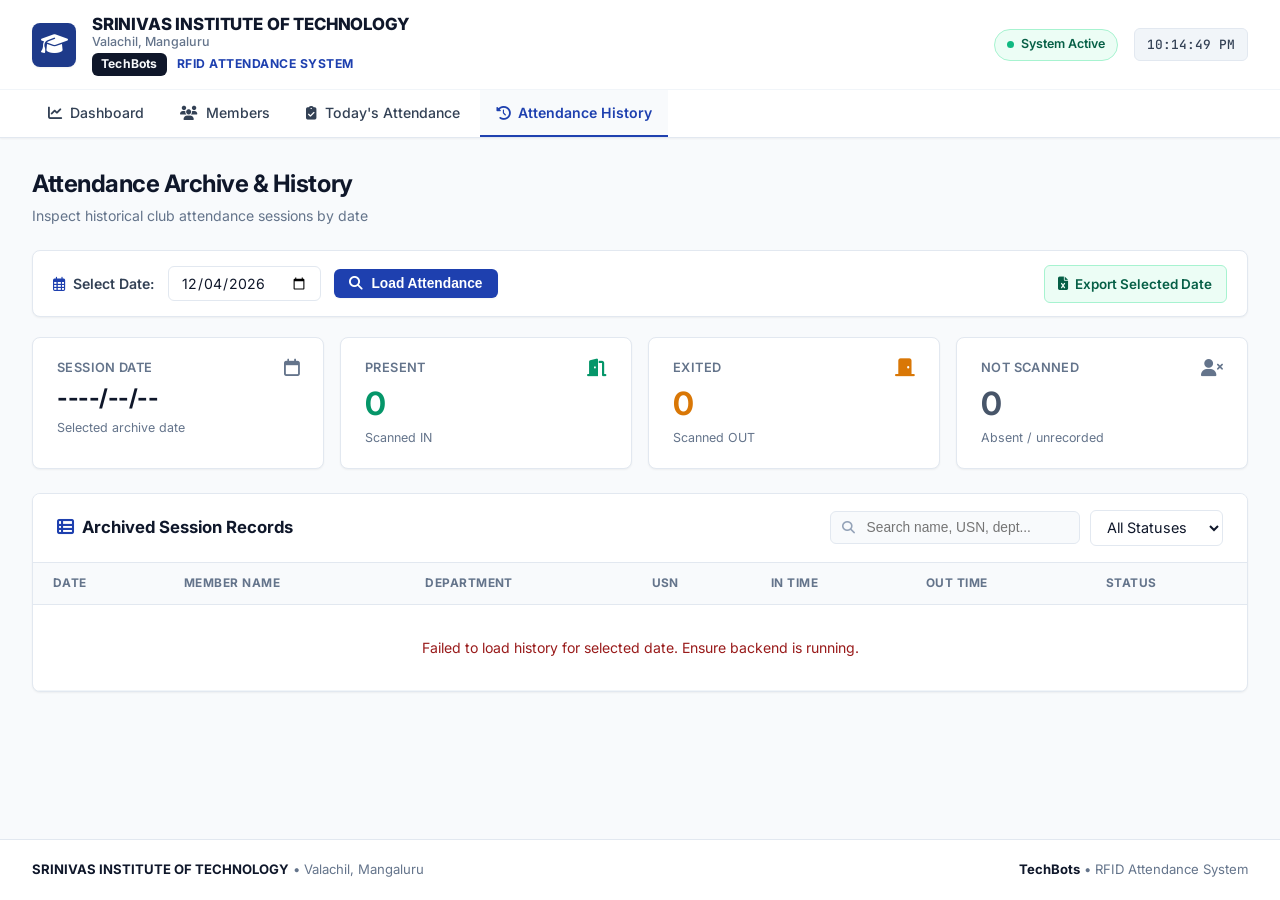
<file: frontend/history.html>
<!DOCTYPE html>
<html lang="en">
<head>
  <meta charset="UTF-8">
  <meta name="viewport" content="width=device-width, initial-scale=1.0">
  <title>SRINIVAS INSTITUTE OF TECHNOLOGY | TechBots - Attendance History</title>
  <link rel="stylesheet" href="css/style.css">
  <link rel="stylesheet" href="https://cdnjs.cloudflare.com/ajax/libs/font-awesome/6.5.1/css/all.min.css">
</head>
<body>

  <!-- Institutional Header & Branding Bar -->
  <header class="header-wrapper">
    <div class="top-branding-bar">
      <a href="index.html" class="institution-group">
        <div class="institution-logo-shield">
          <i class="fa-solid fa-graduation-cap"></i>
        </div>
        <div class="institution-text-block">
          <span class="college-name">SRINIVAS INSTITUTE OF TECHNOLOGY</span>
          <span class="college-location">Valachil, Mangaluru</span>
          <div class="club-branding-badge-container">
            <span class="club-tag">TechBots</span>
            <span class="system-title-tag">RFID ATTENDANCE SYSTEM</span>
          </div>
        </div>
      </a>

      <div class="header-status-info">
        <div class="status-indicator-pill">
          <span class="status-dot"></span>
          <span>System Active</span>
        </div>
        <div class="live-clock-pill" id="live-clock">--:--:--</div>
        <button class="mobile-nav-toggle" id="mobile-nav-toggle" aria-label="Toggle navigation menu" aria-expanded="false">
          <i class="fa-solid fa-bars"></i>
        </button>
      </div>
    </div>

    <!-- Main Navigation Bar -->
    <nav class="nav-bar">
      <ul class="nav-menu">
        <li>
          <a href="index.html" class="nav-menu-item">
            <i class="fa-solid fa-chart-line"></i> Dashboard
          </a>
        </li>
        <li>
          <a href="members.html" class="nav-menu-item">
            <i class="fa-solid fa-users"></i> Members
          </a>
        </li>
        <li>
          <a href="attendance.html" class="nav-menu-item">
            <i class="fa-solid fa-clipboard-check"></i> Today's Attendance
          </a>
        </li>
        <li>
          <a href="history.html" class="nav-menu-item active">
            <i class="fa-solid fa-clock-rotate-left"></i> Attendance History
          </a>
        </li>
      </ul>
    </nav>
  </header>

  <!-- Main Container -->
  <main class="container">
    <div class="page-header-row">
      <div>
        <h1 class="page-main-heading">Attendance Archive & History</h1>
        <p class="page-sub-heading">Inspect historical club attendance sessions by date</p>
      </div>
    </div>

    <!-- Date Filter Strip -->
    <div class="history-filter-strip">
      <label for="history-date-picker" style="font-weight: 600; font-size: 0.88rem; color: var(--text-secondary); display: flex; align-items: center; gap: 0.5rem;">
        <i class="fa-regular fa-calendar-days" style="color: var(--primary);"></i> Select Date:
      </label>
      <input type="date" id="history-date-picker" class="date-selector-field">
      <button class="btn-primary-scan" id="btn-fetch-history" style="padding: 0.45rem 0.95rem; font-size: 0.86rem;">
        <i class="fa-solid fa-magnifying-glass"></i> Load Attendance
      </button>

      <div style="margin-left: auto;">
        <a href="#" class="btn-secondary btn-export-excel" id="btn-export-history" download>
          <i class="fa-solid fa-file-excel"></i> Export Selected Date
        </a>
      </div>
    </div>

    <!-- KPI Summary Grid for Selected Date -->
    <section class="kpi-grid">
      <div class="kpi-card">
        <div class="kpi-header">
          <span class="kpi-title">Session Date</span>
          <i class="fa-regular fa-calendar kpi-icon"></i>
        </div>
        <div class="kpi-value" id="history-date-display" style="font-size: 1.45rem;">----/--/--</div>
        <div class="kpi-caption">Selected archive date</div>
      </div>

      <div class="kpi-card present">
        <div class="kpi-header">
          <span class="kpi-title">Present</span>
          <i class="fa-solid fa-door-open kpi-icon" style="color: #059669;"></i>
        </div>
        <div class="kpi-value" id="hist-stat-present">0</div>
        <div class="kpi-caption">Scanned IN</div>
      </div>

      <div class="kpi-card exited">
        <div class="kpi-header">
          <span class="kpi-title">Exited</span>
          <i class="fa-solid fa-door-closed kpi-icon" style="color: #d97706;"></i>
        </div>
        <div class="kpi-value" id="hist-stat-exited">0</div>
        <div class="kpi-caption">Scanned OUT</div>
      </div>

      <div class="kpi-card not-scanned">
        <div class="kpi-header">
          <span class="kpi-title">Not Scanned</span>
          <i class="fa-solid fa-user-xmark kpi-icon"></i>
        </div>
        <div class="kpi-value" id="hist-stat-not-scanned">0</div>
        <div class="kpi-caption">Absent / unrecorded</div>
      </div>
    </section>

    <!-- Table Panel -->
    <section class="table-panel">
      <div class="table-toolbar-row">
        <div class="table-toolbar-title">
          <i class="fa-solid fa-table-list" style="color: var(--primary);"></i>
          Archived Session Records
        </div>
        <div class="table-controls">
          <div class="search-input-wrapper">
            <i class="fa-solid fa-magnifying-glass"></i>
            <input type="text" id="hist-table-search" placeholder="Search name, USN, dept...">
          </div>
          <select id="hist-status-filter" class="select-input" style="width: auto; padding: 0.45rem 0.75rem;">
            <option value="ALL">All Statuses</option>
            <option value="PRESENT">Present</option>
            <option value="EXITED">Exited</option>
            <option value="NOT SCANNED">Not Scanned</option>
          </select>
        </div>
      </div>

      <div class="responsive-table-holder">
        <table class="roster-table">
          <thead>
            <tr>
              <th>Date</th>
              <th>Member Name</th>
              <th>Department</th>
              <th>USN</th>
              <th>In Time</th>
              <th>Out Time</th>
              <th>Status</th>
            </tr>
          </thead>
          <tbody id="history-table-body">
            <tr>
              <td colspan="7" style="text-align: center; color: var(--text-dim); padding: 2rem;">
                Select a date above and click "Load Attendance".
              </td>
            </tr>
          </tbody>
        </table>
      </div>
    </section>
  </main>

  <!-- Institutional Footer -->
  <footer class="institutional-footer">
    <div>
      <strong>SRINIVAS INSTITUTE OF TECHNOLOGY</strong> &bull; Valachil, Mangaluru
    </div>
    <div>
      <strong>TechBots</strong> &bull; RFID Attendance System
    </div>
  </footer>

  <script src="js/navigation.js"></script>
  <script src="js/history.js"></script>
</body>
</html>
</file>
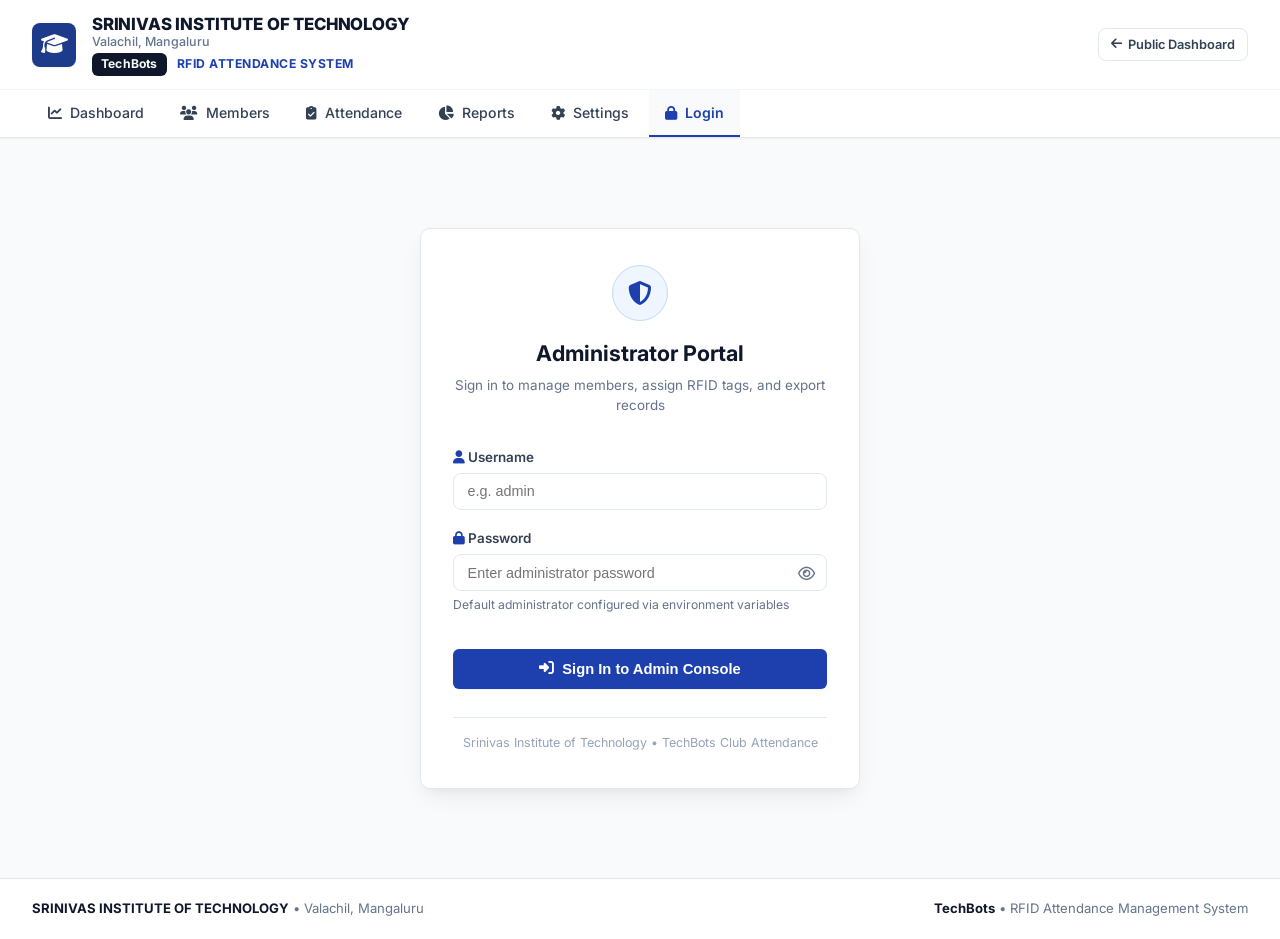
<file: frontend/login.html>
<!DOCTYPE html>
<html lang="en">
<head>
  <meta charset="UTF-8">
  <meta name="viewport" content="width=device-width, initial-scale=1.0">
  <title>Admin Login | TechBots-SIT RFID Attendance System</title>
  <link rel="stylesheet" href="css/style.css">
  <link rel="stylesheet" href="https://cdnjs.cloudflare.com/ajax/libs/font-awesome/6.5.1/css/all.min.css">
  <style>
    .login-container {
      min-height: calc(100vh - 160px);
      display: flex;
      align-items: center;
      justify-content: center;
      padding: 1.5rem;
    }
    .login-card {
      background: white;
      border-radius: var(--radius-lg);
      border: 1px solid var(--border);
      box-shadow: 0 10px 25px -5px rgba(0, 0, 0, 0.08), 0 8px 10px -6px rgba(0, 0, 0, 0.03);
      max-width: 440px;
      width: 100%;
      padding: 2.25rem 2rem;
    }
    .login-header {
      text-align: center;
      margin-bottom: 2rem;
    }
    .login-logo {
      width: 56px;
      height: 56px;
      background: #eff6ff;
      color: var(--primary);
      border-radius: 50%;
      display: inline-flex;
      align-items: center;
      justify-content: center;
      font-size: 1.5rem;
      margin-bottom: 1rem;
      border: 1px solid var(--primary-border);
    }
    .login-title {
      font-size: 1.35rem;
      font-weight: 700;
      color: var(--text-main);
      margin-bottom: 0.35rem;
    }
    .login-subtitle {
      font-size: 0.84rem;
      color: var(--text-muted);
    }
    .alert-banner {
      padding: 0.75rem 1rem;
      border-radius: var(--radius-md);
      font-size: 0.84rem;
      margin-bottom: 1.25rem;
      display: none;
      align-items: center;
      gap: 0.6rem;
    }
    .alert-banner.error {
      background: #fef2f2;
      color: #991b1b;
      border: 1px solid #fecaca;
      display: flex;
    }
    .alert-banner.success {
      background: #ecfdf5;
      color: #065f46;
      border: 1px solid #a7f3d0;
      display: flex;
    }
    .password-toggle-wrapper {
      position: relative;
    }
    .password-toggle-btn {
      position: absolute;
      right: 0.75rem;
      top: 50%;
      transform: translateY(-50%);
      background: transparent;
      border: none;
      color: var(--text-muted);
      cursor: pointer;
      font-size: 0.95rem;
    }
  </style>
</head>
<body>

  <!-- Institutional Header & Branding Bar -->
  <header class="header-wrapper">
    <div class="top-branding-bar">
      <a href="index.html" class="institution-group">
        <div class="institution-logo-shield">
          <i class="fa-solid fa-graduation-cap"></i>
        </div>
        <div class="institution-text-block">
          <span class="college-name">SRINIVAS INSTITUTE OF TECHNOLOGY</span>
          <span class="college-location">Valachil, Mangaluru</span>
          <div class="club-branding-badge-container">
            <span class="club-tag">TechBots</span>
            <span class="system-title-tag">RFID ATTENDANCE SYSTEM</span>
          </div>
        </div>
      </a>

      <div class="header-status-info">
        <a href="index.html" class="btn-header-auth">
          <i class="fa-solid fa-arrow-left"></i> Public Dashboard
        </a>
        <button class="mobile-nav-toggle" id="mobile-nav-toggle" aria-label="Toggle navigation menu" aria-expanded="false">
          <i class="fa-solid fa-bars"></i>
        </button>
      </div>
    </div>

    <!-- Main Navigation Bar -->
    <nav class="nav-bar">
      <ul class="nav-menu">
        <li>
          <a href="index.html" class="nav-menu-item">
            <i class="fa-solid fa-chart-line"></i> Dashboard
          </a>
        </li>
        <li>
          <a href="members.html" class="nav-menu-item">
            <i class="fa-solid fa-users"></i> Members
          </a>
        </li>
        <li>
          <a href="attendance.html" class="nav-menu-item">
            <i class="fa-solid fa-clipboard-check"></i> Attendance
          </a>
        </li>
        <li>
          <a href="reports.html" class="nav-menu-item">
            <i class="fa-solid fa-chart-pie"></i> Reports
          </a>
        </li>
        <li>
          <a href="settings.html" class="nav-menu-item">
            <i class="fa-solid fa-gear"></i> Settings
          </a>
        </li>
        <li>
          <a href="login.html" id="nav-item-auth" class="nav-menu-item active">
            <i class="fa-solid fa-lock"></i> Login
          </a>
        </li>
      </ul>
    </nav>
  </header>

  <!-- Login Main -->
  <main class="login-container">
    <div class="login-card">
      <div class="login-header">
        <div class="login-logo">
          <i class="fa-solid fa-shield-halved"></i>
        </div>
        <h1 class="login-title">Administrator Portal</h1>
        <p class="login-subtitle">Sign in to manage members, assign RFID tags, and export records</p>
      </div>

      <div id="login-alert" class="alert-banner"></div>

      <div id="already-logged-in-box" style="display: none; text-align: center; margin-bottom: 1.5rem;">
        <p style="font-size: 0.9rem; color: #065f46; margin-bottom: 1rem;">
          <i class="fa-solid fa-circle-check"></i> You are already logged in as <strong id="logged-admin-name">Admin</strong>.
        </p>
        <div style="display: flex; gap: 0.75rem; justify-content: center;">
          <a href="members.html" class="btn-primary-scan" style="text-decoration: none; font-size: 0.85rem; padding: 0.5rem 1rem;">
            Go to Members
          </a>
          <button id="btn-logout-here" class="btn-secondary" style="font-size: 0.85rem; padding: 0.5rem 1rem;">
            Sign Out
          </button>
        </div>
      </div>

      <form id="login-form">
        <div class="form-group">
          <label for="username"><i class="fa-solid fa-user" style="color: var(--primary);"></i> Username</label>
          <input type="text" id="username" class="form-input" placeholder="e.g. admin" required autocomplete="username">
        </div>

        <div class="form-group">
          <label for="password"><i class="fa-solid fa-lock" style="color: var(--primary);"></i> Password</label>
          <div class="password-toggle-wrapper">
            <input type="password" id="password" class="form-input" placeholder="Enter administrator password" required autocomplete="current-password">
            <button type="button" class="password-toggle-btn" id="btn-toggle-pwd" aria-label="Toggle password visibility">
              <i class="fa-regular fa-eye"></i>
            </button>
          </div>
          <div class="form-help-text">Default administrator configured via environment variables</div>
        </div>

        <button type="submit" id="btn-login-submit" class="btn-primary-scan" style="width: 100%; margin-top: 1rem; justify-content: center;">
          <i class="fa-solid fa-right-to-bracket"></i> Sign In to Admin Console
        </button>
      </form>

      <div style="margin-top: 1.75rem; text-align: center; font-size: 0.78rem; color: var(--text-dim); border-top: 1px solid var(--border); padding-top: 1rem;">
        Srinivas Institute of Technology &bull; TechBots Club Attendance
      </div>
    </div>
  </main>

  <!-- Institutional Footer -->
  <footer class="institutional-footer">
    <div>
      <strong>SRINIVAS INSTITUTE OF TECHNOLOGY</strong> &bull; Valachil, Mangaluru
    </div>
    <div>
      <strong>TechBots</strong> &bull; RFID Attendance Management System
    </div>
  </footer>

  <script src="js/navigation.js"></script>
  <script>
    const API_BASE = window.location.origin;

    document.addEventListener("DOMContentLoaded", async () => {
      const token = localStorage.getItem("techbots_admin_token");
      if (token) {
        try {
          const res = await fetch(`${API_BASE}/api/auth/me`, {
            headers: { "Authorization": `Bearer ${token}` }
          });
          const data = await res.json();
          if (data.authenticated) {
            document.getElementById("already-logged-in-box").style.display = "block";
            document.getElementById("login-form").style.display = "none";
            document.getElementById("logged-admin-name").textContent = data.admin.username;
          }
        } catch (e) {
          // Token invalid or network issue
          localStorage.removeItem("techbots_admin_token");
        }
      }

      // Password toggle
      const pwdInput = document.getElementById("password");
      const toggleBtn = document.getElementById("btn-toggle-pwd");
      toggleBtn.addEventListener("click", () => {
        const isPwd = pwdInput.type === "password";
        pwdInput.type = isPwd ? "text" : "password";
        toggleBtn.innerHTML = isPwd ? '<i class="fa-regular fa-eye-slash"></i>' : '<i class="fa-regular fa-eye"></i>';
      });

      // Logout button inside card
      const logoutBtn = document.getElementById("btn-logout-here");
      if (logoutBtn) {
        logoutBtn.addEventListener("click", () => {
          localStorage.removeItem("techbots_admin_token");
          window.location.reload();
        });
      }

      // Handle login form submit
      const form = document.getElementById("login-form");
      const alertBox = document.getElementById("login-alert");
      const submitBtn = document.getElementById("btn-login-submit");

      form.addEventListener("submit", async (e) => {
        e.preventDefault();
        alertBox.className = "alert-banner";
        alertBox.style.display = "none";

        const username = document.getElementById("username").value.trim();
        const password = document.getElementById("password").value;

        submitBtn.disabled = true;
        submitBtn.innerHTML = '<i class="fa-solid fa-spinner fa-spin"></i> Authenticating...';

        try {
          const response = await fetch(`${API_BASE}/api/auth/login`, {
            method: "POST",
            headers: { "Content-Type": "application/json" },
            body: JSON.stringify({ username, password })
          });

          const data = await response.json();

          if (response.ok && data.success) {
            localStorage.setItem("techbots_admin_token", data.token);
            alertBox.className = "alert-banner success";
            alertBox.innerHTML = '<i class="fa-solid fa-circle-check"></i> Authentication successful! Redirecting...';
            alertBox.style.display = "flex";

            setTimeout(() => {
              window.location.href = "members.html";
            }, 800);
          } else {
            alertBox.className = "alert-banner error";
            alertBox.innerHTML = `<i class="fa-solid fa-circle-exclamation"></i> ${data.error || "Invalid username or password."}`;
            alertBox.style.display = "flex";
          }
        } catch (err) {
          alertBox.className = "alert-banner error";
          alertBox.innerHTML = `<i class="fa-solid fa-triangle-exclamation"></i> Could not connect to server. Ensure Flask backend is running.`;
          alertBox.style.display = "flex";
        } finally {
          submitBtn.disabled = false;
          submitBtn.innerHTML = '<i class="fa-solid fa-right-to-bracket"></i> Sign In to Admin Console';
        }
      });
    });
  </script>
</body>
</html>
</file>
<file: frontend/css/style.css>
/* ==========================================================================
   SRINIVAS INSTITUTE OF TECHNOLOGY | Valachil, Mangaluru
   TechBots - RFID Attendance System
   Clean, Professional, Institutional Light Theme
   ========================================================================== */

@import url('https://fonts.googleapis.com/css2?family=Inter:wght@300;400;500;600;700;800&family=JetBrains+Mono:wght@400;500;600&display=swap');

:root {
  /* Institutional Palette */
  --bg-app: #f8fafc;
  --bg-card: #ffffff;
  --bg-card-subtle: #f1f5f9;
  --bg-header: #ffffff;

  /* Typography Colors */
  --text-main: #0f172a;
  --text-secondary: #334155;
  --text-muted: #64748b;
  --text-dim: #94a3b8;

  /* Primary Accent: Institutional Deep Royal Blue */
  --primary: #1e40af;
  --primary-hover: #1d4ed8;
  --primary-light: #eff6ff;
  --primary-border: #bfdbfe;

  /* Club Brand: TechBots */
  --techbots-badge-bg: #0f172a;
  --techbots-badge-text: #f8fafc;

  /* Status Colors: Clean, Subtle, Highly Legible */
  --status-present-bg: #ecfdf5;
  --status-present-text: #065f46;
  --status-present-border: #a7f3d0;

  --status-exited-bg: #fffbeb;
  --status-exited-text: #92400e;
  --status-exited-border: #fde68a;

  --status-not-scanned-bg: #f1f5f9;
  --status-not-scanned-text: #475569;
  --status-not-scanned-border: #cbd5e1;

  --status-danger-bg: #fef2f2;
  --status-danger-text: #991b1b;
  --status-danger-border: #fecaca;

  /* Borders & Dividers */
  --border: #e2e8f0;
  --border-light: #f1f5f9;
  --border-focus: #2563eb;

  /* Shadows (Subtle, Crisp, Non-distracting) */
  --shadow-sm: 0 1px 2px 0 rgba(0, 0, 0, 0.05);
  --shadow-md: 0 4px 6px -1px rgba(0, 0, 0, 0.06), 0 2px 4px -1px rgba(0, 0, 0, 0.04);
  --shadow-card: 0 1px 3px 0 rgba(15, 23, 42, 0.08);

  /* Dimensions */
  --radius-sm: 6px;
  --radius-md: 8px;
  --radius-lg: 10px;
  --radius-full: 9999px;

  --font-sans: 'Inter', -apple-system, BlinkMacSystemFont, "Segoe UI", Roboto, sans-serif;
  --font-mono: 'JetBrains Mono', monospace;
  --transition: all 0.15s ease-in-out;
}

html {
  overflow-x: hidden;
  max-width: 100vw;
  scroll-behavior: smooth;
  -webkit-text-size-adjust: 100%;
}

*, *::before, *::after {
  box-sizing: border-box;
  margin: 0;
  padding: 0;
}

body {
  font-family: var(--font-sans);
  background-color: var(--bg-app);
  color: var(--text-main);
  min-height: 100vh;
  line-height: 1.5;
  display: flex;
  flex-direction: column;
  -webkit-font-smoothing: antialiased;
  overflow-x: hidden;
  max-width: 100vw;
  width: 100%;
  position: relative;
}

img, svg {
  max-width: 100%;
  height: auto;
}

/* ==========================================================================
   Top Header & Institutional Branding
   ========================================================================== */
.header-wrapper {
  background: var(--bg-header);
  border-bottom: 1px solid var(--border);
  position: sticky;
  top: 0;
  z-index: 100;
  box-shadow: var(--shadow-sm);
}

.top-branding-bar {
  display: flex;
  align-items: center;
  justify-content: space-between;
  padding: 0.85rem 2rem;
  border-bottom: 1px solid var(--border-light);
  gap: 1.5rem;
}

.institution-group {
  display: flex;
  align-items: center;
  gap: 1rem;
  text-decoration: none;
}

.institution-logo-shield {
  width: 44px;
  height: 44px;
  border-radius: var(--radius-md);
  background: #1e3a8a;
  color: #ffffff;
  display: flex;
  align-items: center;
  justify-content: center;
  font-size: 1.35rem;
  font-weight: 800;
  box-shadow: var(--shadow-sm);
  flex-shrink: 0;
}

.institution-text-block {
  display: flex;
  flex-direction: column;
}

.college-name {
  font-size: 1.05rem;
  font-weight: 800;
  letter-spacing: -0.01em;
  color: #0f172a;
  line-height: 1.25;
}

.college-location {
  font-size: 0.78rem;
  font-weight: 500;
  color: var(--text-muted);
  line-height: 1.2;
}

.club-branding-badge-container {
  display: flex;
  align-items: center;
  gap: 0.65rem;
  margin-top: 0.2rem;
}

.club-tag {
  font-size: 0.76rem;
  font-weight: 700;
  background: var(--techbots-badge-bg);
  color: var(--techbots-badge-text);
  padding: 0.15rem 0.55rem;
  border-radius: var(--radius-sm);
  letter-spacing: 0.02em;
}

.system-title-tag {
  font-size: 0.76rem;
  font-weight: 700;
  color: var(--primary);
  letter-spacing: 0.04em;
  text-transform: uppercase;
}

.header-status-info {
  display: flex;
  align-items: center;
  gap: 1rem;
}

.status-indicator-pill {
  display: inline-flex;
  align-items: center;
  gap: 0.45rem;
  font-size: 0.78rem;
  font-weight: 600;
  background: #ecfdf5;
  color: #065f46;
  border: 1px solid #a7f3d0;
  padding: 0.35rem 0.75rem;
  border-radius: var(--radius-full);
}

.status-dot {
  width: 7px;
  height: 7px;
  border-radius: 50%;
  background-color: #10b981;
}

.live-clock-pill {
  font-family: var(--font-mono);
  font-size: 0.8rem;
  font-weight: 500;
  color: var(--text-secondary);
  background: var(--bg-card-subtle);
  border: 1px solid var(--border);
  padding: 0.35rem 0.75rem;
  border-radius: var(--radius-sm);
  white-space: nowrap;
}

/* Mobile Navigation Hamburger Toggle Button */
.mobile-nav-toggle {
  display: none;
  align-items: center;
  justify-content: center;
  width: 38px;
  height: 38px;
  background: var(--bg-card-subtle);
  border: 1px solid var(--border);
  border-radius: var(--radius-sm);
  color: var(--text-main);
  font-size: 1.05rem;
  cursor: pointer;
  transition: var(--transition);
  flex-shrink: 0;
  padding: 0;
}

.mobile-nav-toggle:hover,
.mobile-nav-toggle:focus-visible {
  background: var(--primary-light);
  color: var(--primary);
  border-color: var(--primary-border);
  outline: none;
}

/* Navigation Sub-Bar */
.nav-bar {
  display: flex;
  align-items: center;
  justify-content: space-between;
  padding: 0 2rem;
  background: #ffffff;
}

.nav-menu {
  display: flex;
  align-items: center;
  gap: 0.25rem;
  list-style: none;
}

.nav-menu-item {
  color: var(--text-secondary);
  text-decoration: none;
  font-weight: 500;
  font-size: 0.88rem;
  padding: 0.75rem 1rem;
  display: inline-flex;
  align-items: center;
  gap: 0.5rem;
  border-bottom: 2px solid transparent;
  transition: var(--transition);
}

.nav-menu-item:hover {
  color: var(--primary);
  background: #f8fafc;
}

.nav-menu-item.active {
  color: var(--primary);
  font-weight: 600;
  border-bottom-color: var(--primary);
  background: #f8fafc;
}

/* ==========================================================================
   Page Container & Content Layout
   ========================================================================== */
.container {
  max-width: 1320px;
  margin: 0 auto;
  padding: 1.75rem 2rem;
  width: 100%;
  flex: 1;
}

.page-header-row {
  display: flex;
  justify-content: space-between;
  align-items: flex-end;
  flex-wrap: wrap;
  gap: 1rem;
  margin-bottom: 1.5rem;
}

.page-main-heading {
  font-size: 1.5rem;
  font-weight: 700;
  color: var(--text-main);
  letter-spacing: -0.02em;
}

.page-sub-heading {
  font-size: 0.88rem;
  color: var(--text-muted);
  margin-top: 0.15rem;
}

.page-header-actions {
  display: flex;
  align-items: center;
  gap: 0.65rem;
  flex-wrap: wrap;
}

/* ==========================================================================
   KPI Summary Statistics Cards
   ========================================================================== */
.kpi-grid {
  display: grid;
  grid-template-columns: repeat(auto-fit, minmax(220px, 1fr));
  gap: 1rem;
  margin-bottom: 1.5rem;
}

.kpi-card {
  background: var(--bg-card);
  border: 1px solid var(--border);
  border-radius: var(--radius-md);
  padding: 1.25rem 1.5rem;
  box-shadow: var(--shadow-sm);
  transition: var(--transition);
  position: relative;
}

.kpi-card:hover {
  box-shadow: var(--shadow-md);
  border-color: #cbd5e1;
}

.kpi-header {
  display: flex;
  justify-content: space-between;
  align-items: center;
  margin-bottom: 0.5rem;
}

.kpi-title {
  font-size: 0.8rem;
  font-weight: 600;
  color: var(--text-muted);
  text-transform: uppercase;
  letter-spacing: 0.03em;
}

.kpi-icon {
  font-size: 1.1rem;
  color: var(--text-muted);
}

.kpi-value {
  font-size: 2rem;
  font-weight: 700;
  color: var(--text-main);
  line-height: 1.2;
  letter-spacing: -0.02em;
}

.kpi-card.present .kpi-value {
  color: #059669;
}

.kpi-card.exited .kpi-value {
  color: #d97706;
}

.kpi-card.not-scanned .kpi-value {
  color: #475569;
}

.kpi-caption {
  font-size: 0.78rem;
  color: var(--text-muted);
  margin-top: 0.35rem;
}

/* ==========================================================================
   Dashboard Interactive Two-Column Section (Scan Sim + Latest Activity)
   ========================================================================== */
.dashboard-actions-grid {
  display: grid;
  grid-template-columns: 1.25fr 1fr;
  gap: 1.25rem;
  margin-bottom: 1.5rem;
}

@media (max-width: 960px) {
  .dashboard-actions-grid {
    grid-template-columns: 1fr;
  }
}

.panel-card {
  background: var(--bg-card);
  border: 1px solid var(--border);
  border-radius: var(--radius-md);
  padding: 1.5rem;
  box-shadow: var(--shadow-sm);
}

.panel-card-header {
  display: flex;
  align-items: center;
  justify-content: space-between;
  margin-bottom: 1rem;
  padding-bottom: 0.75rem;
  border-bottom: 1px solid var(--border-light);
}

.panel-card-title {
  font-size: 1.05rem;
  font-weight: 700;
  color: var(--text-main);
  display: flex;
  align-items: center;
  gap: 0.5rem;
}

.panel-card-caption {
  font-size: 0.84rem;
  color: var(--text-muted);
  margin-bottom: 1.25rem;
}

/* RFID Scan Form Elements */
.scan-form-stack {
  display: flex;
  flex-direction: column;
  gap: 1rem;
}

.form-field-group {
  display: flex;
  flex-direction: column;
  gap: 0.35rem;
}

.form-label-row {
  display: flex;
  justify-content: space-between;
  align-items: center;
  font-size: 0.8rem;
  font-weight: 600;
  color: var(--text-secondary);
}

.btn-link-action {
  background: none;
  border: none;
  color: var(--primary);
  font-size: 0.8rem;
  font-weight: 600;
  cursor: pointer;
  text-decoration: underline;
  padding: 0;
  font-family: inherit;
}

.select-input, .text-input {
  width: 100%;
  background: #ffffff;
  border: 1px solid var(--border);
  border-radius: var(--radius-sm);
  padding: 0.65rem 0.85rem;
  font-size: 0.9rem;
  color: var(--text-main);
  font-family: inherit;
  outline: none;
  transition: var(--transition);
}

.select-input:focus, .text-input:focus {
  border-color: var(--border-focus);
  box-shadow: 0 0 0 3px rgba(37, 99, 235, 0.1);
}

.btn-primary-scan {
  background: var(--primary);
  color: #ffffff;
  border: none;
  border-radius: var(--radius-sm);
  padding: 0.75rem 1.25rem;
  font-size: 0.92rem;
  font-weight: 600;
  cursor: pointer;
  display: inline-flex;
  align-items: center;
  justify-content: center;
  gap: 0.5rem;
  transition: var(--transition);
  box-shadow: var(--shadow-sm);
}

.btn-primary-scan:hover:not(:disabled) {
  background: var(--primary-hover);
  box-shadow: var(--shadow-md);
}

.btn-primary-scan:disabled {
  opacity: 0.65;
  cursor: not-allowed;
}

/* Alert Notification Banner */
.scan-notification-bar {
  margin-top: 1rem;
  border-radius: var(--radius-sm);
  padding: 0.8rem 1rem;
  font-size: 0.86rem;
  font-weight: 500;
  display: none;
  align-items: center;
  gap: 0.65rem;
}

.scan-notification-bar.show {
  display: flex;
}

.scan-notification-bar.success {
  background: var(--status-present-bg);
  border: 1px solid var(--status-present-border);
  color: var(--status-present-text);
}

.scan-notification-bar.warning {
  background: var(--status-exited-bg);
  border: 1px solid var(--status-exited-border);
  color: var(--status-exited-text);
}

.scan-notification-bar.danger {
  background: var(--status-danger-bg);
  border: 1px solid var(--status-danger-border);
  color: var(--status-danger-text);
}

/* Latest Scan Activity Display Box */
.latest-activity-box {
  background: #f8fafc;
  border: 1px solid var(--border);
  border-radius: var(--radius-sm);
  padding: 1.25rem;
}

.activity-empty-state {
  text-align: center;
  padding: 2.25rem 1rem;
  color: var(--text-muted);
}

.activity-empty-state i {
  font-size: 2rem;
  color: var(--text-dim);
  margin-bottom: 0.5rem;
  display: block;
}

.activity-person-row {
  display: flex;
  justify-content: space-between;
  align-items: flex-start;
  margin-bottom: 0.75rem;
}

.activity-person-name {
  font-size: 1.15rem;
  font-weight: 700;
  color: var(--text-main);
}

.activity-person-dept {
  font-size: 0.8rem;
  font-weight: 600;
  color: var(--text-muted);
}

.activity-meta-grid {
  display: grid;
  grid-template-columns: 1fr 1fr;
  gap: 0.75rem;
  margin-top: 0.75rem;
  padding-top: 0.75rem;
  border-top: 1px solid var(--border);
}

.meta-field {
  display: flex;
  flex-direction: column;
}

.meta-field-label {
  font-size: 0.72rem;
  text-transform: uppercase;
  font-weight: 600;
  color: var(--text-muted);
}

.meta-field-value {
  font-size: 0.9rem;
  font-weight: 600;
  color: var(--text-main);
  font-family: var(--font-mono);
}

/* ==========================================================================
   Clean Institutional Data Table
   ========================================================================== */
.table-panel {
  background: var(--bg-card);
  border: 1px solid var(--border);
  border-radius: var(--radius-md);
  box-shadow: var(--shadow-sm);
  overflow: hidden;
}

.table-toolbar-row {
  padding: 1rem 1.5rem;
  display: flex;
  justify-content: space-between;
  align-items: center;
  flex-wrap: wrap;
  gap: 0.75rem;
  border-bottom: 1px solid var(--border);
  background: #ffffff;
}

.table-toolbar-title {
  font-size: 1.05rem;
  font-weight: 700;
  color: var(--text-main);
  display: flex;
  align-items: center;
  gap: 0.5rem;
}

.table-controls {
  display: flex;
  align-items: center;
  gap: 0.65rem;
  flex-wrap: wrap;
}

.search-input-wrapper {
  position: relative;
  min-width: 250px;
}

.search-input-wrapper input {
  width: 100%;
  background: #f8fafc;
  border: 1px solid var(--border);
  border-radius: var(--radius-sm);
  padding: 0.5rem 0.85rem 0.5rem 2.25rem;
  font-size: 0.86rem;
  color: var(--text-main);
  outline: none;
  transition: var(--transition);
}

.search-input-wrapper input:focus {
  background: #ffffff;
  border-color: var(--border-focus);
}

.search-input-wrapper i {
  position: absolute;
  left: 0.75rem;
  top: 50%;
  transform: translateY(-50%);
  color: var(--text-dim);
  font-size: 0.8rem;
}

.btn-secondary {
  background: #ffffff;
  border: 1px solid var(--border);
  color: var(--text-secondary);
  padding: 0.5rem 0.85rem;
  border-radius: var(--radius-sm);
  font-size: 0.84rem;
  font-weight: 600;
  cursor: pointer;
  display: inline-flex;
  align-items: center;
  gap: 0.45rem;
  transition: var(--transition);
  text-decoration: none;
}

.btn-secondary:hover {
  background: #f8fafc;
  border-color: #cbd5e1;
  color: var(--text-main);
}

.btn-export-excel {
  color: #065f46;
  background: #ecfdf5;
  border-color: #a7f3d0;
}

.btn-export-excel:hover {
  background: #d1fae5;
}

/* Table Architecture */
.responsive-table-holder {
  width: 100%;
  overflow-x: auto;
  -webkit-overflow-scrolling: touch;
}

.responsive-table-holder::-webkit-scrollbar {
  height: 6px;
}

.responsive-table-holder::-webkit-scrollbar-track {
  background: #f1f5f9;
}

.responsive-table-holder::-webkit-scrollbar-thumb {
  background: #cbd5e1;
  border-radius: var(--radius-full);
}

.responsive-table-holder::-webkit-scrollbar-thumb:hover {
  background: #94a3b8;
}

.roster-table {
  width: 100%;
  min-width: 620px;
  border-collapse: collapse;
  text-align: left;
}

.roster-table th {
  background: #f8fafc;
  color: var(--text-muted);
  font-size: 0.74rem;
  font-weight: 700;
  text-transform: uppercase;
  letter-spacing: 0.04em;
  padding: 0.75rem 1.25rem;
  border-bottom: 1px solid var(--border);
}

.roster-table td {
  padding: 0.85rem 1.25rem;
  font-size: 0.88rem;
  border-bottom: 1px solid var(--border-light);
  color: var(--text-main);
}

.roster-table tbody tr {
  transition: var(--transition);
}

.roster-table th.sortable {
  cursor: pointer;
  user-select: none;
  transition: var(--transition);
}

.roster-table th.sortable:hover {
  background: #f1f5f9;
  color: var(--primary);
}

.roster-table th.sortable i {
  font-size: 0.7rem;
  margin-left: 0.35rem;
  opacity: 0.5;
}

.roster-table th.sortable.sorted-asc i,
.roster-table th.sortable.sorted-desc i {
  opacity: 1;
  color: var(--primary);
}

/* Pagination Bar */
.table-pagination-bar {
  display: flex;
  align-items: center;
  justify-content: space-between;
  flex-wrap: wrap;
  gap: 1rem;
  padding: 0.85rem 1.5rem;
  border-top: 1px solid var(--border);
  background: #ffffff;
  font-size: 0.84rem;
  color: var(--text-muted);
}

.pagination-controls {
  display: flex;
  align-items: center;
  gap: 0.4rem;
}

.btn-page {
  background: #ffffff;
  border: 1px solid var(--border);
  color: var(--text-secondary);
  min-width: 32px;
  height: 32px;
  padding: 0 0.5rem;
  border-radius: var(--radius-sm);
  font-size: 0.82rem;
  font-weight: 600;
  cursor: pointer;
  display: inline-flex;
  align-items: center;
  justify-content: center;
  transition: var(--transition);
}

.btn-page:hover:not(:disabled) {
  background: #f8fafc;
  border-color: #cbd5e1;
  color: var(--primary);
}

.btn-page.active {
  background: var(--primary);
  border-color: var(--primary);
  color: #ffffff;
}

.btn-page:disabled {
  opacity: 0.4;
  cursor: not-allowed;
}

.page-size-selector {
  display: flex;
  align-items: center;
  gap: 0.4rem;
  font-size: 0.82rem;
}

/* Badges & Tags */
.usn-text-tag {
  font-family: var(--font-mono);
  font-size: 0.82rem;
  background: #f1f5f9;
  color: #334155;
  padding: 0.2rem 0.5rem;
  border-radius: var(--radius-sm);
  border: 1px solid var(--border);
  font-weight: 500;
  white-space: nowrap;
}

.dept-badge {
  display: inline-block;
  font-size: 0.75rem;
  font-weight: 600;
  padding: 0.15rem 0.5rem;
  border-radius: var(--radius-sm);
  background: #eff6ff;
  color: #1e40af;
  border: 1px solid #bfdbfe;
}

.dept-badge.EAC {
  background: #f5f3ff;
  color: #6d28d9;
  border-color: #ddd6fe;
}

/* Attendance Status Badges */
.status-pill {
  display: inline-flex;
  align-items: center;
  gap: 0.35rem;
  font-size: 0.76rem;
  font-weight: 700;
  padding: 0.25rem 0.65rem;
  border-radius: var(--radius-full);
  letter-spacing: 0.02em;
  text-transform: uppercase;
}

.status-pill.PRESENT {
  background: var(--status-present-bg);
  color: var(--status-present-text);
  border: 1px solid var(--status-present-border);
}

.status-pill.EXITED {
  background: var(--status-exited-bg);
  color: var(--status-exited-text);
  border: 1px solid var(--status-exited-border);
}

.status-pill.NOT-SCANNED,
.status-pill.NOT_SCANNED,
.status-pill.NOT\ SCANNED {
  background: var(--status-not-scanned-bg);
  color: var(--status-not-scanned-text);
  border: 1px solid var(--status-not-scanned-border);
}

.action-pill {
  display: inline-block;
  font-size: 0.7rem;
  font-weight: 700;
  padding: 0.2rem 0.5rem;
  border-radius: var(--radius-sm);
  text-transform: uppercase;
}

.action-pill.ENTRY {
  background: var(--status-present-bg);
  color: var(--status-present-text);
  border: 1px solid var(--status-present-border);
}

.action-pill.EXIT {
  background: var(--status-exited-bg);
  color: var(--status-exited-text);
  border: 1px solid var(--status-exited-border);
}

.btn-inline-scan {
  background: #ffffff;
  border: 1px solid var(--border);
  color: var(--primary);
  padding: 0.25rem 0.6rem;
  border-radius: var(--radius-sm);
  font-size: 0.78rem;
  font-weight: 600;
  cursor: pointer;
  transition: var(--transition);
}

.btn-inline-scan:hover {
  background: var(--primary-light);
  border-color: var(--primary-border);
}

/* Date Filter Header for History Page */
.history-filter-strip {
  display: flex;
  align-items: center;
  gap: 0.85rem;
  background: #ffffff;
  padding: 0.85rem 1.25rem;
  border-radius: var(--radius-md);
  border: 1px solid var(--border);
  margin-bottom: 1.25rem;
  box-shadow: var(--shadow-sm);
  flex-wrap: wrap;
}

.date-selector-field {
  background: #ffffff;
  border: 1px solid var(--border);
  color: var(--text-main);
  padding: 0.45rem 0.75rem;
  border-radius: var(--radius-sm);
  font-family: inherit;
  font-size: 0.88rem;
  outline: none;
}

.date-selector-field:focus {
  border-color: var(--border-focus);
}

/* Institutional Footer */
.institutional-footer {
  border-top: 1px solid var(--border);
  background: #ffffff;
  padding: 1.25rem 2rem;
  margin-top: auto;
  font-size: 0.82rem;
  color: var(--text-muted);
  display: flex;
  align-items: center;
  justify-content: space-between;
  flex-wrap: wrap;
  gap: 0.75rem;
}

.institutional-footer strong {
  color: var(--text-main);
}

/* ==========================================================================
   Responsive Architecture & Device Breakpoints
   Supports:
   - Mobile phones (Android and iPhone: 320px, 375px, 425px)
   - Tablets & iPads (768px, 1024px)
   - Laptops (1366px)
   - Desktop & Monitors (1920px)
   ========================================================================== */

@keyframes navSlideDown {
  from {
    opacity: 0;
    transform: translateY(-8px);
  }
  to {
    opacity: 1;
    transform: translateY(0);
  }
}

/* Tablets Landscape & Small Laptops (<= 1024px) */
@media (max-width: 1024px) {
  .container {
    max-width: 100%;
    padding: 1.5rem 1.5rem;
  }
  .dashboard-actions-grid {
    grid-template-columns: 1fr;
  }
}

/* Tablets Portrait & Large Mobile Devices (<= 768px) */
@media (max-width: 768px) {
  .mobile-nav-toggle {
    display: inline-flex;
  }

  .top-branding-bar {
    padding: 0.75rem 1rem;
    flex-wrap: wrap;
    gap: 0.75rem;
  }

  .institution-group {
    flex: 1 1 auto;
    min-width: 0;
  }

  .header-status-info {
    flex: 0 0 auto;
    display: flex;
    align-items: center;
    gap: 0.5rem;
  }

  .nav-bar {
    padding: 0;
    border-bottom: none;
    background: transparent;
  }

  .nav-menu {
    display: none;
    flex-direction: column;
    width: 100%;
    padding: 0.5rem 1rem 0.75rem;
    background: #ffffff;
    border-top: 1px solid var(--border-light);
    box-shadow: var(--shadow-sm);
    gap: 0.35rem;
  }

  .nav-menu.open {
    display: flex;
    animation: navSlideDown 0.18s ease-out;
  }

  .nav-menu-item {
    width: 100%;
    border-bottom: none;
    border-radius: var(--radius-sm);
    min-height: 44px;
    padding: 0.75rem 1rem;
    font-size: 0.92rem;
  }

  .nav-menu-item.active {
    background: var(--primary-light);
    color: var(--primary);
    font-weight: 600;
  }

  .container {
    padding: 1.25rem 1rem;
  }

  .page-header-row {
    flex-direction: column;
    align-items: flex-start;
    gap: 0.75rem;
  }

  .page-main-heading {
    font-size: 1.35rem;
  }

  /* KPI Grid: Clean 2-column grid for tablets and phones */
  .kpi-grid {
    grid-template-columns: repeat(2, 1fr) !important;
    gap: 0.75rem;
  }

  .kpi-card {
    padding: 1rem 1.15rem;
  }

  .kpi-value {
    font-size: 1.65rem;
  }

  /* Panels */
  .panel-card {
    padding: 1.25rem;
  }

  /* Table Toolbar & Filter Controls */
  .table-toolbar-row {
    flex-direction: column;
    align-items: stretch;
    gap: 0.75rem;
    padding: 0.85rem 1rem;
  }

  .table-controls {
    width: 100%;
    display: flex;
    flex-direction: column;
    gap: 0.65rem;
  }

  .search-input-wrapper {
    min-width: 100%;
    width: 100%;
  }

  .search-input-wrapper input {
    min-height: 44px;
    font-size: 16px;
  }

  .table-controls > select,
  .table-controls > .select-input {
    width: 100% !important;
    min-height: 44px;
    font-size: 16px;
  }

  .table-controls > .btn-secondary,
  .table-controls > a.btn-secondary {
    width: 100%;
    justify-content: center;
    min-height: 44px;
    font-size: 0.88rem;
  }

  /* History Date Strip */
  .history-filter-strip {
    flex-direction: column;
    align-items: stretch;
    gap: 0.65rem;
    padding: 0.85rem 1rem;
  }

  .date-selector-field {
    width: 100%;
    min-height: 44px;
    font-size: 16px;
  }

  .history-filter-strip > div {
    margin-left: 0 !important;
    width: 100%;
  }

  .history-filter-strip button,
  .history-filter-strip a {
    width: 100%;
    min-height: 44px;
    justify-content: center;
    text-align: center;
  }

  .institutional-footer {
    flex-direction: column;
    text-align: center;
    padding: 1.15rem 1rem;
    gap: 0.5rem;
  }
}

/* Standard Mobile Phones (<= 480px, e.g. 375px, 414px, 425px) */
@media (max-width: 480px) {
  .top-branding-bar {
    padding: 0.65rem 0.75rem;
    gap: 0.65rem;
  }

  .institution-group {
    gap: 0.65rem;
  }

  .institution-logo-shield {
    width: 38px;
    height: 38px;
    font-size: 1.15rem;
    border-radius: var(--radius-sm);
  }

  .college-name {
    font-size: 0.92rem;
    line-height: 1.2;
  }

  .college-location {
    font-size: 0.74rem;
  }

  .club-branding-badge-container {
    gap: 0.45rem;
    margin-top: 0.15rem;
    flex-wrap: wrap;
  }

  .club-tag, .system-title-tag {
    font-size: 0.68rem;
  }

  .header-status-info {
    width: 100%;
    justify-content: space-between;
  }

  .status-indicator-pill,
  .live-clock-pill {
    font-size: 0.74rem;
    padding: 0.25rem 0.55rem;
  }

  .container {
    padding: 0.95rem 0.75rem;
  }

  .page-main-heading {
    font-size: 1.25rem;
  }

  .page-sub-heading {
    font-size: 0.82rem;
  }

  .btn-secondary {
    width: 100%;
    justify-content: center;
    min-height: 44px;
    font-size: 0.85rem;
  }

  /* Compact 2x2 KPI metrics */
  .kpi-grid {
    grid-template-columns: repeat(2, 1fr) !important;
    gap: 0.6rem;
  }

  .kpi-card {
    padding: 0.85rem 0.95rem;
  }

  .kpi-title {
    font-size: 0.72rem;
  }

  .kpi-value {
    font-size: 1.5rem;
  }

  .kpi-caption {
    font-size: 0.72rem;
  }

  .panel-card {
    padding: 1rem 0.85rem;
  }

  .panel-card-title {
    font-size: 0.98rem;
  }

  .panel-card-caption {
    font-size: 0.8rem;
    margin-bottom: 1rem;
  }

  .form-label-row {
    flex-wrap: wrap;
    gap: 0.25rem;
  }

  .select-input,
  .text-input,
  .date-selector-field {
    font-size: 16px;
    min-height: 44px;
    padding: 0.65rem 0.75rem;
  }

  .btn-primary-scan {
    min-height: 46px;
    font-size: 0.95rem;
    width: 100%;
  }

  .scan-notification-bar {
    font-size: 0.82rem;
    padding: 0.65rem 0.85rem;
  }

  .activity-meta-grid {
    grid-template-columns: 1fr 1fr;
    gap: 0.5rem;
  }

  .meta-field-label {
    font-size: 0.68rem;
  }

  .meta-field-value {
    font-size: 0.84rem;
    word-break: break-all;
    overflow-wrap: break-word;
  }

  .roster-table {
    min-width: 580px;
  }

  .roster-table th,
  .roster-table td {
    padding: 0.65rem 0.75rem;
    font-size: 0.82rem;
  }

  .usn-text-tag {
    font-size: 0.76rem;
    padding: 0.15rem 0.4rem;
  }

  .dept-badge {
    font-size: 0.72rem;
    padding: 0.12rem 0.4rem;
  }

  .status-pill {
    font-size: 0.72rem;
    padding: 0.2rem 0.55rem;
  }
}

/* Ultra-Compact Mobile Phones (<= 340px, e.g. 320px iPhone SE) */
@media (max-width: 340px) {
  .top-branding-bar {
    padding: 0.5rem 0.55rem;
    gap: 0.5rem;
  }

  .institution-logo-shield {
    width: 34px;
    height: 34px;
    font-size: 1.05rem;
  }

  .college-name {
    font-size: 0.84rem;
  }

  .college-location {
    font-size: 0.7rem;
  }

  .club-tag, .system-title-tag {
    font-size: 0.64rem;
  }

  .status-indicator-pill,
  .live-clock-pill {
    font-size: 0.7rem;
    padding: 0.2rem 0.45rem;
  }

  .container {
    padding: 0.75rem 0.55rem;
  }

  .kpi-grid {
    grid-template-columns: repeat(2, 1fr) !important;
    gap: 0.45rem;
  }

  .kpi-card {
    padding: 0.75rem 0.65rem;
  }

  .kpi-title {
    font-size: 0.66rem;
  }

  .kpi-value {
    font-size: 1.35rem;
  }

  .kpi-caption {
    font-size: 0.66rem;
  }

  .roster-table {
    min-width: 550px;
  }

  .roster-table th,
  .roster-table td {
    padding: 0.55rem 0.65rem;
    font-size: 0.8rem;
  }
}

/* ==========================================================================
   Admin Session & Status Badges
   ========================================================================== */
.admin-logged-in-pill {
  display: inline-flex;
  align-items: center;
  gap: 0.4rem;
  background-color: #fef3c7;
  color: #92400e;
  border: 1px solid #fde68a;
  border-radius: var(--radius-full);
  font-size: 0.75rem;
  font-weight: 600;
  padding: 0.25rem 0.65rem;
}

.btn-header-auth {
  display: inline-flex;
  align-items: center;
  gap: 0.4rem;
  padding: 0.35rem 0.75rem;
  font-size: 0.8rem;
  font-weight: 600;
  border-radius: var(--radius-md);
  text-decoration: none;
  cursor: pointer;
  border: 1px solid var(--border);
  background: white;
  color: var(--text-secondary);
  transition: var(--transition);
}

.btn-header-auth:hover {
  background: var(--primary-light);
  color: var(--primary);
  border-color: var(--primary-border);
}

.server-offline-banner {
  background-color: #fef2f2;
  color: #991b1b;
  border-bottom: 1px solid #fecaca;
  padding: 0.6rem 1rem;
  font-size: 0.85rem;
  text-align: center;
  display: flex;
  align-items: center;
  justify-content: center;
  gap: 0.5rem;
  font-weight: 500;
}

/* ==========================================================================
   Modals
   ========================================================================== */
.modal-overlay {
  position: fixed;
  inset: 0;
  background-color: rgba(15, 23, 42, 0.55);
  backdrop-filter: blur(4px);
  display: flex;
  align-items: center;
  justify-content: center;
  z-index: 1000;
  opacity: 0;
  visibility: hidden;
  transition: opacity 0.2s ease, visibility 0.2s ease;
  padding: 1rem;
}

.modal-overlay.active {
  opacity: 1;
  visibility: visible;
}

.modal-card {
  background: white;
  border-radius: var(--radius-lg);
  box-shadow: 0 20px 25px -5px rgba(0, 0, 0, 0.1), 0 10px 10px -5px rgba(0, 0, 0, 0.04);
  max-width: 540px;
  width: 100%;
  max-height: 90vh;
  display: flex;
  flex-direction: column;
  overflow: hidden;
  border: 1px solid var(--border);
  transform: translateY(10px) scale(0.98);
  transition: transform 0.2s cubic-bezier(0.16, 1, 0.3, 1);
}

.modal-overlay.active .modal-card {
  transform: translateY(0) scale(1);
}

.modal-header {
  padding: 1.25rem 1.5rem;
  border-bottom: 1px solid var(--border);
  display: flex;
  align-items: center;
  justify-content: space-between;
  background: #f8fafc;
}

.modal-title {
  font-size: 1.1rem;
  font-weight: 700;
  color: var(--text-main);
  display: flex;
  align-items: center;
  gap: 0.5rem;
}

.modal-close-btn {
  background: transparent;
  border: none;
  font-size: 1.2rem;
  color: var(--text-muted);
  cursor: pointer;
  padding: 0.25rem;
  border-radius: 4px;
  line-height: 1;
}

.modal-close-btn:hover {
  color: var(--text-main);
  background: #e2e8f0;
}

.modal-body {
  padding: 1.5rem;
  overflow-y: auto;
}

.modal-footer {
  padding: 1rem 1.5rem;
  border-top: 1px solid var(--border);
  display: flex;
  align-items: center;
  justify-content: flex-end;
  gap: 0.75rem;
  background: #f8fafc;
}

.form-group {
  margin-bottom: 1.15rem;
}

.form-group label {
  display: block;
  font-size: 0.84rem;
  font-weight: 600;
  color: var(--text-secondary);
  margin-bottom: 0.35rem;
}

.form-input {
  width: 100%;
  padding: 0.6rem 0.85rem;
  border: 1px solid var(--border);
  border-radius: var(--radius-md);
  font-size: 0.9rem;
  color: var(--text-main);
  background: white;
  transition: var(--transition);
}

.form-input:focus {
  outline: none;
  border-color: var(--primary);
  box-shadow: 0 0 0 3px rgba(30, 64, 175, 0.12);
}

.form-help-text {
  font-size: 0.76rem;
  color: var(--text-muted);
  margin-top: 0.3rem;
}

/* Status Badges */
.status-pill.left {
  background: #fffbeb;
  color: #92400e;
  border: 1px solid #fde68a;
}

.status-pill.present {
  background: #ecfdf5;
  color: #065f46;
  border: 1px solid #a7f3d0;
}

.status-pill.not-marked {
  background: #f1f5f9;
  color: #475569;
  border: 1px solid #cbd5e1;
}

.badge-rfid {
  font-family: var(--font-mono);
  font-size: 0.78rem;
  background: #f1f5f9;
  color: var(--primary);
  padding: 0.15rem 0.45rem;
  border-radius: var(--radius-sm);
  border: 1px solid #e2e8f0;
}

.duplicate-alert-strip {
  background: #fffbeb;
  border: 1px solid #fde68a;
  border-radius: var(--radius-md);
  padding: 0.75rem 1rem;
  margin-bottom: 1rem;
  color: #92400e;
  font-size: 0.85rem;
  display: flex;
  align-items: center;
  gap: 0.6rem;
}
</file>
